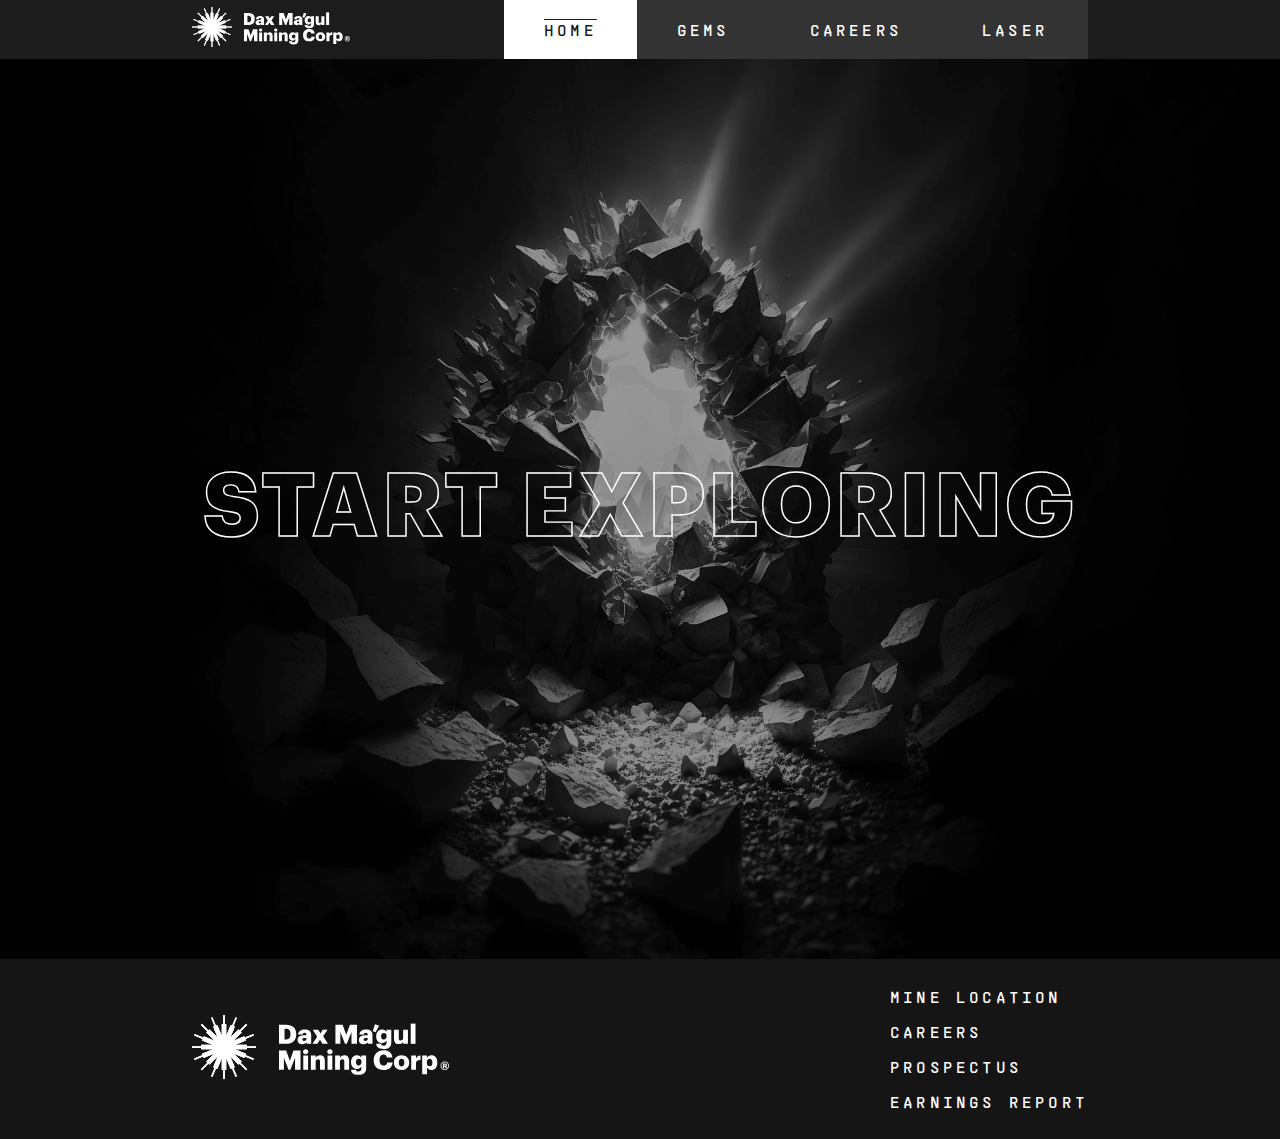
<file: index.html>
<!DOCTYPE html>
<html lang="en">
<head>
    <meta charset="UTF-8">
    <meta http-equiv="X-UA-Compatible" content="IE=edge">
    <meta name="viewport" content="width=device-width, initial-scale=1.0">
    <title>Hero Login</title>
    <link rel="stylesheet" href="styles.css">
    <script src="main.js" defer></script>
</head>
<body>
    <nav>
        <div class="nav-logo">
            <img src="./logo/DMMC-Wht.svg" style="height: 3rem; padding: .25rem 0;">
        </div>
        <ul>
            <li><a class="active" href="#home">Home</a></li>
            <li><a href="/gems.html">Gems</a></li>
            <li><a href="/career.html">Careers</a></li>
            <li><a href="/laser.html">Laser</a></li>
          </ul>
    </nav>
    <section>
        <button class="button glow-effect">
            <span class="bottom">Start exploring</span>
            <svg class="glow-container">
              <rect pathLength="100" stroke-linecap="round" class="glow-blur"></rect>
              <rect pathLength="100" stroke-linecap="round" class="glow-line"></rect>
            </svg>
          </button>
    </section>
    <footer>
        <div class="logo-container">
        <img src="./logo/DMMC-Wht-Mark.svg" style="height: 4rem; text-align: center;" class="rotating">
        <img src="./logo/DMMC-Wht-Type.svg" style="height: 4rem; padding-left: 1.25rem;">
        </div>
        <div class="footer-links">
            <p>Mine location</p>
            <p>Careers</p>
            <p>Prospectus</p>
            <p>Earnings report</p>
        </div>
    </footer>
</body>
</html>
</file>
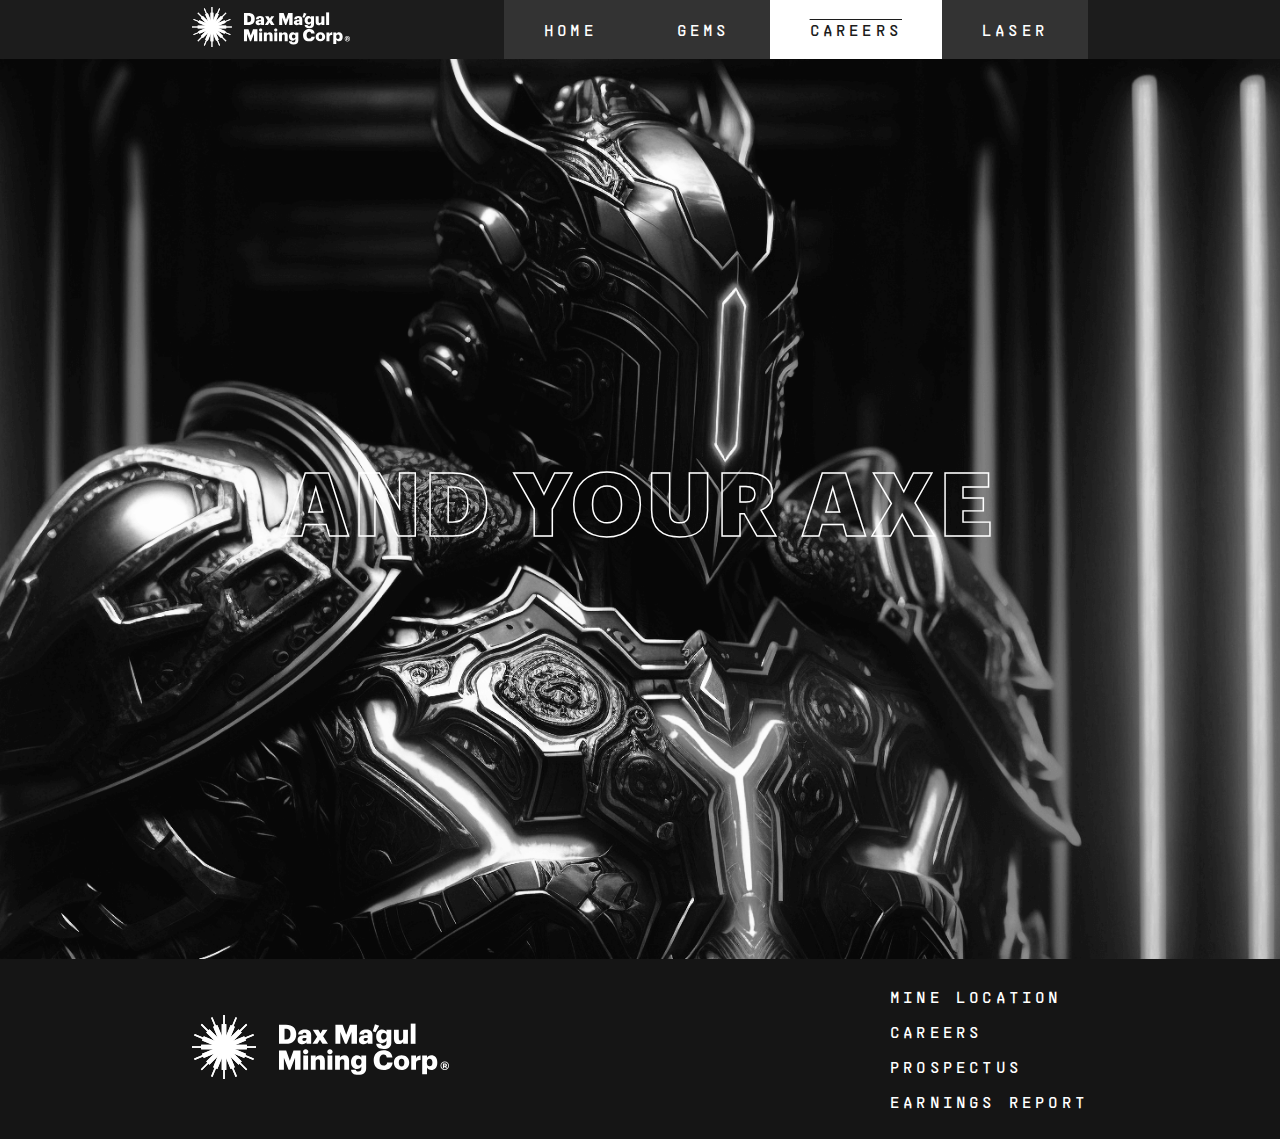
<file: career.html>
<!DOCTYPE html>
<html lang="en">
<head>
    <meta charset="UTF-8">
    <meta http-equiv="X-UA-Compatible" content="IE=edge">
    <meta name="viewport" content="width=device-width, initial-scale=1.0">
    <title>Hero Login</title>
    <link rel="stylesheet" href="styles.css">
    <script src="main.js" defer></script>
</head>
<body>
    <nav>
        <div class="nav-logo">
            <img src="./logo/DMMC-Wht.svg" style="height: 3rem; padding: .25rem 0;">
        </div>
        <ul>
            <li><a href="#home">Home</a></li>
            <li><a href="/gems.html">Gems</a></li>
            <li><a class="active" href="/career.html">Careers</a></li>
            <li><a href="/laser.html">Laser</a></li>
          </ul>
    </nav>
    <section class="careers-section">
        <button class="button glow-effect">
            <span class="bottom">And your axe</span>
            <svg class="glow-container">
              <rect pathLength="100" stroke-linecap="round" class="glow-blur"></rect>
              <rect pathLength="100" stroke-linecap="round" class="glow-line"></rect>
            </svg>
          </button>
    </section>
    <footer>
        <div class="logo-container">
        <img src="./logo/DMMC-Wht-Mark.svg" style="height: 4rem; text-align: center;" class="rotating">
        <img src="./logo/DMMC-Wht-Type.svg" style="height: 4rem; padding-left: 1.25rem;">
        </div>
        <div class="footer-links">
            <p>Mine location</p>
            <p>Careers</p>
            <p>Prospectus</p>
            <p>Earnings report</p>
        </div>
    </footer>
</body>
</html>
</file>
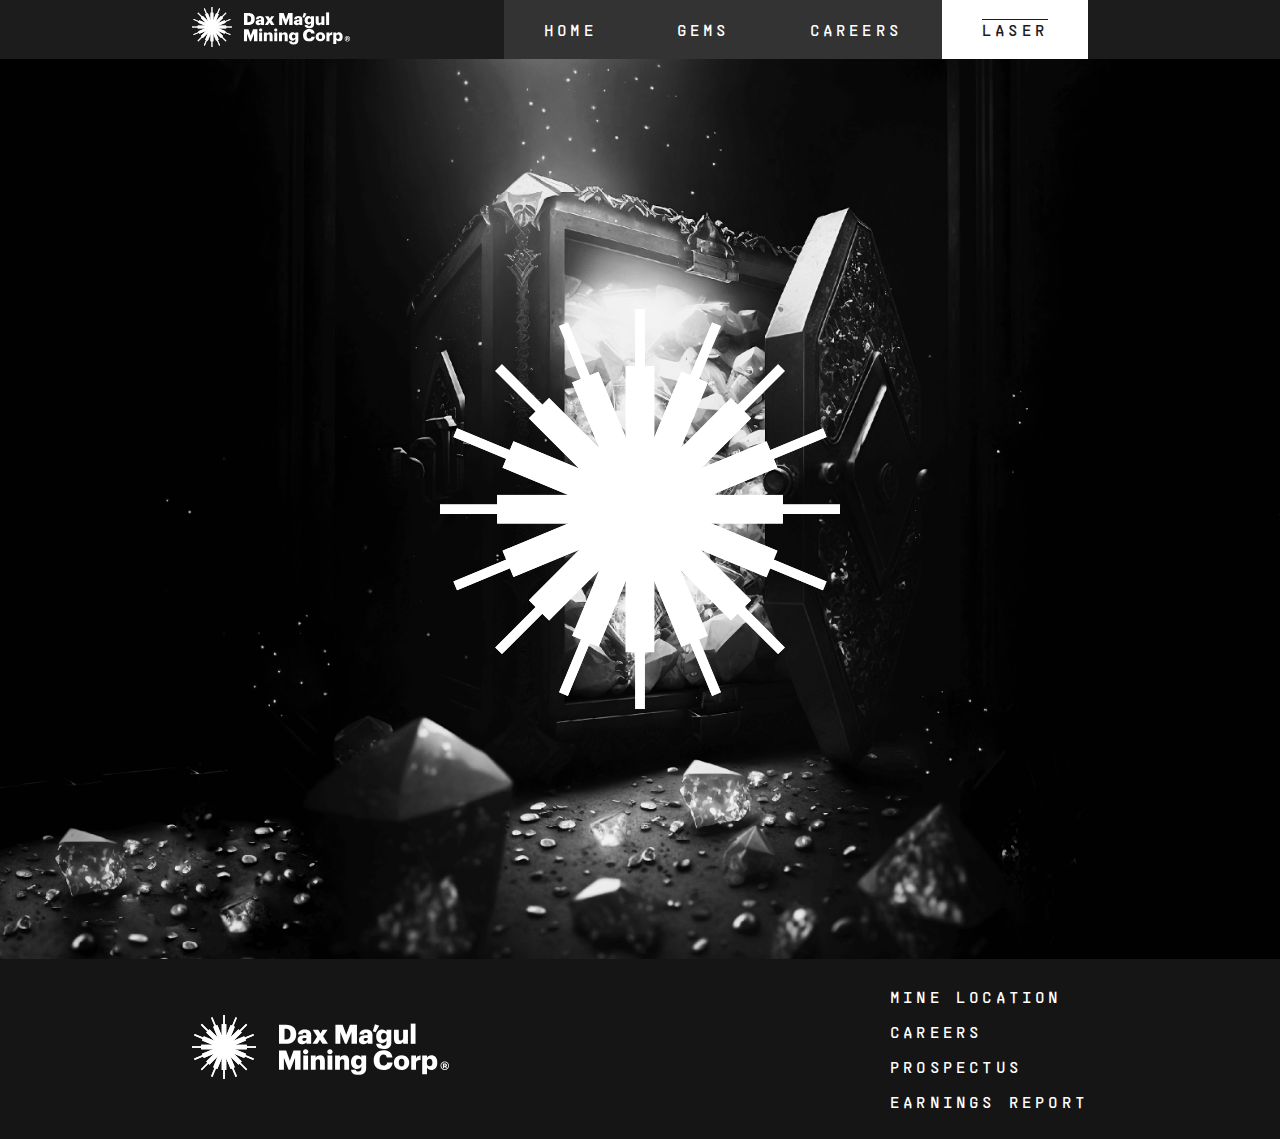
<file: laser.html>
<!DOCTYPE html>
<html lang="en">
<head>
    <meta charset="UTF-8">
    <meta http-equiv="X-UA-Compatible" content="IE=edge">
    <meta name="viewport" content="width=device-width, initial-scale=1.0">
    <title>Hero Login</title>
    <link rel="stylesheet" href="styles.css">
    <script src="main.js" defer></script>
</head>
<body>
    <nav>
        <div class="nav-logo">
            <img src="./logo/DMMC-Wht.svg" style="height: 3rem; padding: .25rem 0;">
        </div>
        <ul>
            <li><a  href="/index.html">Home</a></li>
            <li><a href="/gems.html">Gems</a></li>
            <li><a href="/career.html">Careers</a></li>
            <li><a class="active"href="#about">Laser</a></li>
          </ul>
    </nav>
    <section class="laser-section">
        <img src="./logo/DMMC-Wht-Mark.svg" style="height: 25rem; text-align: center;" class="rotating">
    </section>
    <footer>
        <div class="logo-container">
        <img src="./logo/DMMC-Wht-Mark.svg" style="height: 4rem; text-align: center;" class="rotating">
        <img src="./logo/DMMC-Wht-Type.svg" style="height: 4rem; padding-left: 1.25rem;">
        </div>
        <div class="footer-links">
            <p>Mine location</p>
            <p>Careers</p>
            <p>Prospectus</p>
            <p>Earnings report</p>
        </div>
    </footer>
</body>
</html>
</file>
<file: styles.css>
@font-face {
    font-family: "Supply Mono";
    src: url(./fonts/Supply-Regular.otf);
}

@font-face {
    font-family: "Graphik";
    src: url(./fonts/Graphik-Bold-Trial.otf);
}

*,
*::before,
*::after {
    box-sizing: border-box;
    padding: 0;
    margin: 0;
    font-family: "Graphik", sans-serif;
}

/* nav */
nav {
    display: flex;
    align-items: center;
    justify-content: space-between;
    padding: 0rem 15vw;
    
}

.nav-logo {
    padding-right: 5vw;
    cursor: pointer;
}
ul {
    list-style-type: none;
    margin: 0;
    padding: 0;
    overflow: hidden;
    background-color: #333;
}
  
li {
    float: left;
}
  
li a {
    display: block;
    color: white;
    text-align: center;
    padding: 20px 40px;
    text-decoration: none;
    font-family: monospace;
    text-transform: uppercase;
    letter-spacing: .2rem;
    font-family: "Supply Mono";
    font-size: 1rem;
}
  
li a:hover:not(.active) {
    background-color: #1c1c1c;
    transition: .5s ease-in-out;
    text-decoration: overline;
}
  
.active {
    background-color: #ffffff;
    color: #1c1c1c;
    text-decoration: overline;
}


/* glowing button */

body {
    place-content: center;
    gap: 2rem;
    min-height: 100vh;
    color: #fff;
    background-color: #1c1c1c;
}
  
.button {
    cursor: pointer;
    font-size: 5.5rem;
    font-family: inherit;
    font-weight: 700;
    color: #1c1c1c;
    background-color: rgba(237, 237, 237, 0);
    padding: 1.25rem 2rem;
    border: 0;
    border-radius: 0.5rem;
    transition: .5s ease;
    text-transform: uppercase;
    letter-spacing: 0.2rem;
}


.button:hover {
    background-color: rgba(255, 255, 255, 0.00);
    color: #ffffff;
    /* border: 1px solid white; */
    transition: .33s cubic-bezier(0.455, 0.03, 0.515, 0.955);
    /* letter-spacing: 0.33rem; */
    /* font-size: 1.58rem; */
    /* text-decoration: underline; */

    /* mix-blend-mode: difference; */



    /* filter: blur(1px);
    -webkit-text-stroke-width: 2px;
    -webkit-text-stroke-color: black; */
}

/* bottom fade up */
.bottom {
    background-image: linear-gradient(0deg, #fff 0%, #fff 50%, transparent 50.1%);
    background-position: 100% 100%;
    background-size: 100% 0%;
}
.bottom:hover {
    background-size: 100% 200%;
}

 /* outlined text */
span {
    /* mix-blend-mode: difference; */
    cursor: pointer;
    -webkit-text-stroke-color: #fff;
    -webkit-text-stroke-width: 0.09rem;
    -webkit-text-fill-color: transparent;
    -webkit-background-clip: text;
    background-repeat: no-repeat;
    transition: background-size 0.5s cubic-bezier(0.67, 0.01, 0.15, 0.98);
}

/* span:hover {
    mix-blend-mode: lighten;
    transition: background-size 0.5s cubic-bezier(0.67, 0.01, 0.15, 0.98);
} */


.glow-effect {
    --glow-line-color: #fff;
    --glow-line-thickness: 4px;
    --glow-line-length: 20px;
    --glow-blur-color: #fff;
    --glow-blur-size: 20px;
    --glow-offset: 0px;
    --animation-speed: 1000ms;
    /* do not change, used for calculations */
    --container-offset: 100px;
    position: relative;
}
  
.glow-container {
    pointer-events: none;
    position: absolute;
    inset: calc(var(--container-offset) / -2);
    width: calc(100% + var(--container-offset));
    height: calc(100% + var(--container-offset));
    opacity: 0;
    /* outline: 3px solid blue; */
}
  
.glow-blur,
.glow-line {
    width: calc(100% - var(--container-offset) + var(--glow-offset));
    height: calc(100% - var(--container-offset) + var(--glow-offset));
    x: calc((var(--container-offset) / 2) + calc(var(--glow-offset) / -2));
    y: calc((var(--container-offset) / 2) + calc(var(--glow-offset) / -2));
    rx: 0.5rem;
    fill: transparent;
    stroke: black;
    stroke-width: 5px;
    stroke-dasharray: var(--glow-line-length) calc(50px - var(--glow-line-length));
}
  
.glow-effect:is(:hover, :focus) :is(.glow-line, .glow-blur) {
    stroke-dashoffset: -80px;
    transition: stroke-dashoffset var(--animation-speed) ease-in;
}
  
.glow-line {
    stroke: var(--glow-line-color);
    stroke-width: var(--glow-line-thickness);
}
  
.glow-blur {
    filter: blur(var(--glow-blur-size));
    stroke: var(--glow-blur-color);
    stroke-width: var(--glow-blur-size);
}
  
.glow-effect:is(:hover, :focus) .glow-container {
    animation: glow-visibility ease-in-out var(--animation-speed);
}
  
@keyframes glow-visibility {
    0%,
    100% {
      opacity: 0;
    }
    25%,
    75% {
      opacity: 1;
    }
}
  
.glow-effect[data-glow-animation="false"] {
    --glow-line-length: 50px;
}
.glow-effect[data-glow-offset="true"] {
    --glow-offset: 10px;
}
  
.glow-effect[data-glow-animation="grow"]:is(:hover, :focus) .glow-container {
    scale: 1.3;
    transition: scale var(--animation-speed) linear;
}



/* content sections */

section {
    display: flex;
    justify-content: center;
    align-items: center;
    background-color: #1c1c1c;
    min-height: 100vh;


    background-image: url(./images/diamond-1-bw.png);
    background-position: center;
    background-size: cover;
    background-repeat: no-repeat;
    /* backdrop-filter: contrast(300%); */
}

.laser-section{
    background-image: url(./images/diamond-2.png);
    background-position: center;
    background-size: cover;
    background-repeat: no-repeat;
}
.gems-section {
    background-image: url(./images/diamond-6.png);
    background-position: center;
    background-size: cover;
    background-repeat: no-repeat;
}

.careers-section {
    background-image: url(./images/career-1.png);
    background-position: center;
    background-size: cover;
    background-repeat: no-repeat;
}

footer {
    display: flex;
    justify-content: center;
    align-items: center;
    background-color: #151515;
    min-height: 20vh;
    justify-content: space-between;
    padding: 0 15vw;
}

.footer-links {
    text-transform: uppercase;
    letter-spacing: .2rem;
    font-size: 1rem;
    cursor: pointer;
}

.footer-links p {
    font-family: "Supply Mono";
    padding: .5rem 0;
}

.footer-links p:hover {
    opacity: .5;
    text-decoration: overline;
}

@-webkit-keyframes rotating /* Safari and Chrome */ {
    from {
      -webkit-transform: rotate(0deg);
      -o-transform: rotate(0deg);
      transform: rotate(0deg);
    }
    to {
      -webkit-transform: rotate(360deg);
      -o-transform: rotate(360deg);
      transform: rotate(360deg);
    }
  }
  @keyframes rotating {
    from {
      -ms-transform: rotate(0deg);
      -moz-transform: rotate(0deg);
      -webkit-transform: rotate(0deg);
      -o-transform: rotate(0deg);
      transform: rotate(0deg);
    }
    to {
      -ms-transform: rotate(360deg);
      -moz-transform: rotate(360deg);
      -webkit-transform: rotate(360deg);
      -o-transform: rotate(360deg);
      transform: rotate(360deg);
    }
  }
  .rotating {
    -webkit-animation: rotating 5s linear infinite;
    -moz-animation: rotating 5s linear infinite;
    -ms-animation: rotating 5s linear infinite;
    -o-animation: rotating 5s linear infinite;
    animation: rotating 5s linear infinite;
  }


.logo-container {
    transition: .5s ease-in-out;
    cursor: pointer;
    scale: 1;
    opacity: 1;

}

.logo-container:hover {
opacity: .5;
transition: .5s ease-in-out;
cursor: pointer;
scale: 1.05;
}

@media screen and (max-width: 700px) {
    .button {
        font-size:4rem;
    }

    span {
        -webkit-text-stroke-width: 0.075rem;
        
    }

    .glow-blur,
    .glow-line {
    width: calc(100% - var(--container-offset) + var(--glow-offset));
    height: calc(100% - var(--container-offset) + var(--glow-offset));
        
    }

    nav {
        display: flex;
        align-items: center;
        justify-content: space-between;
        padding: 0rem 0 0 15vw;
        
    }

    .nav-logo {
        padding-right: 25%;
    }

    li a {
        padding: 20px 150px 20px 40px;
    }

    footer {
        display: flex;
        padding: 10rem 15vw;
        flex-direction: column;
    }

    .footer-links{
        padding: 5rem 0 0 0;
    }
}
</file>
